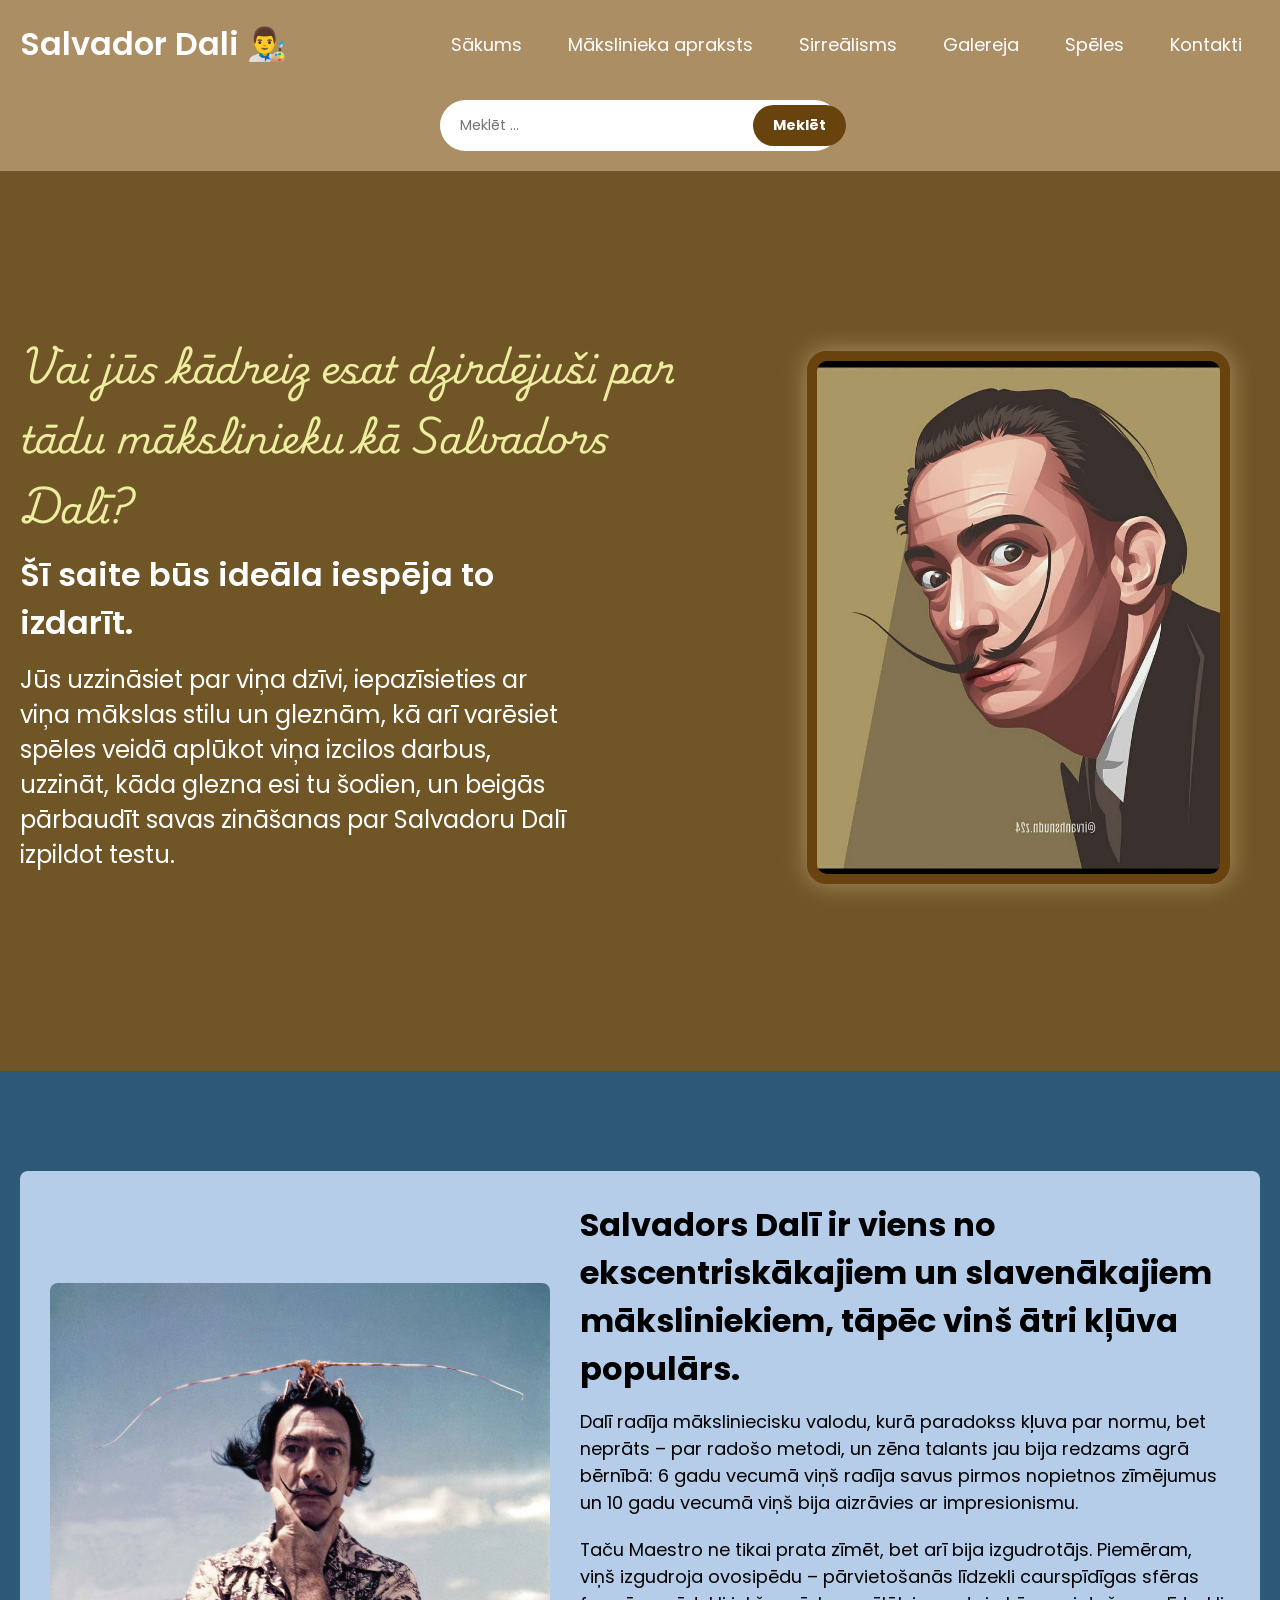
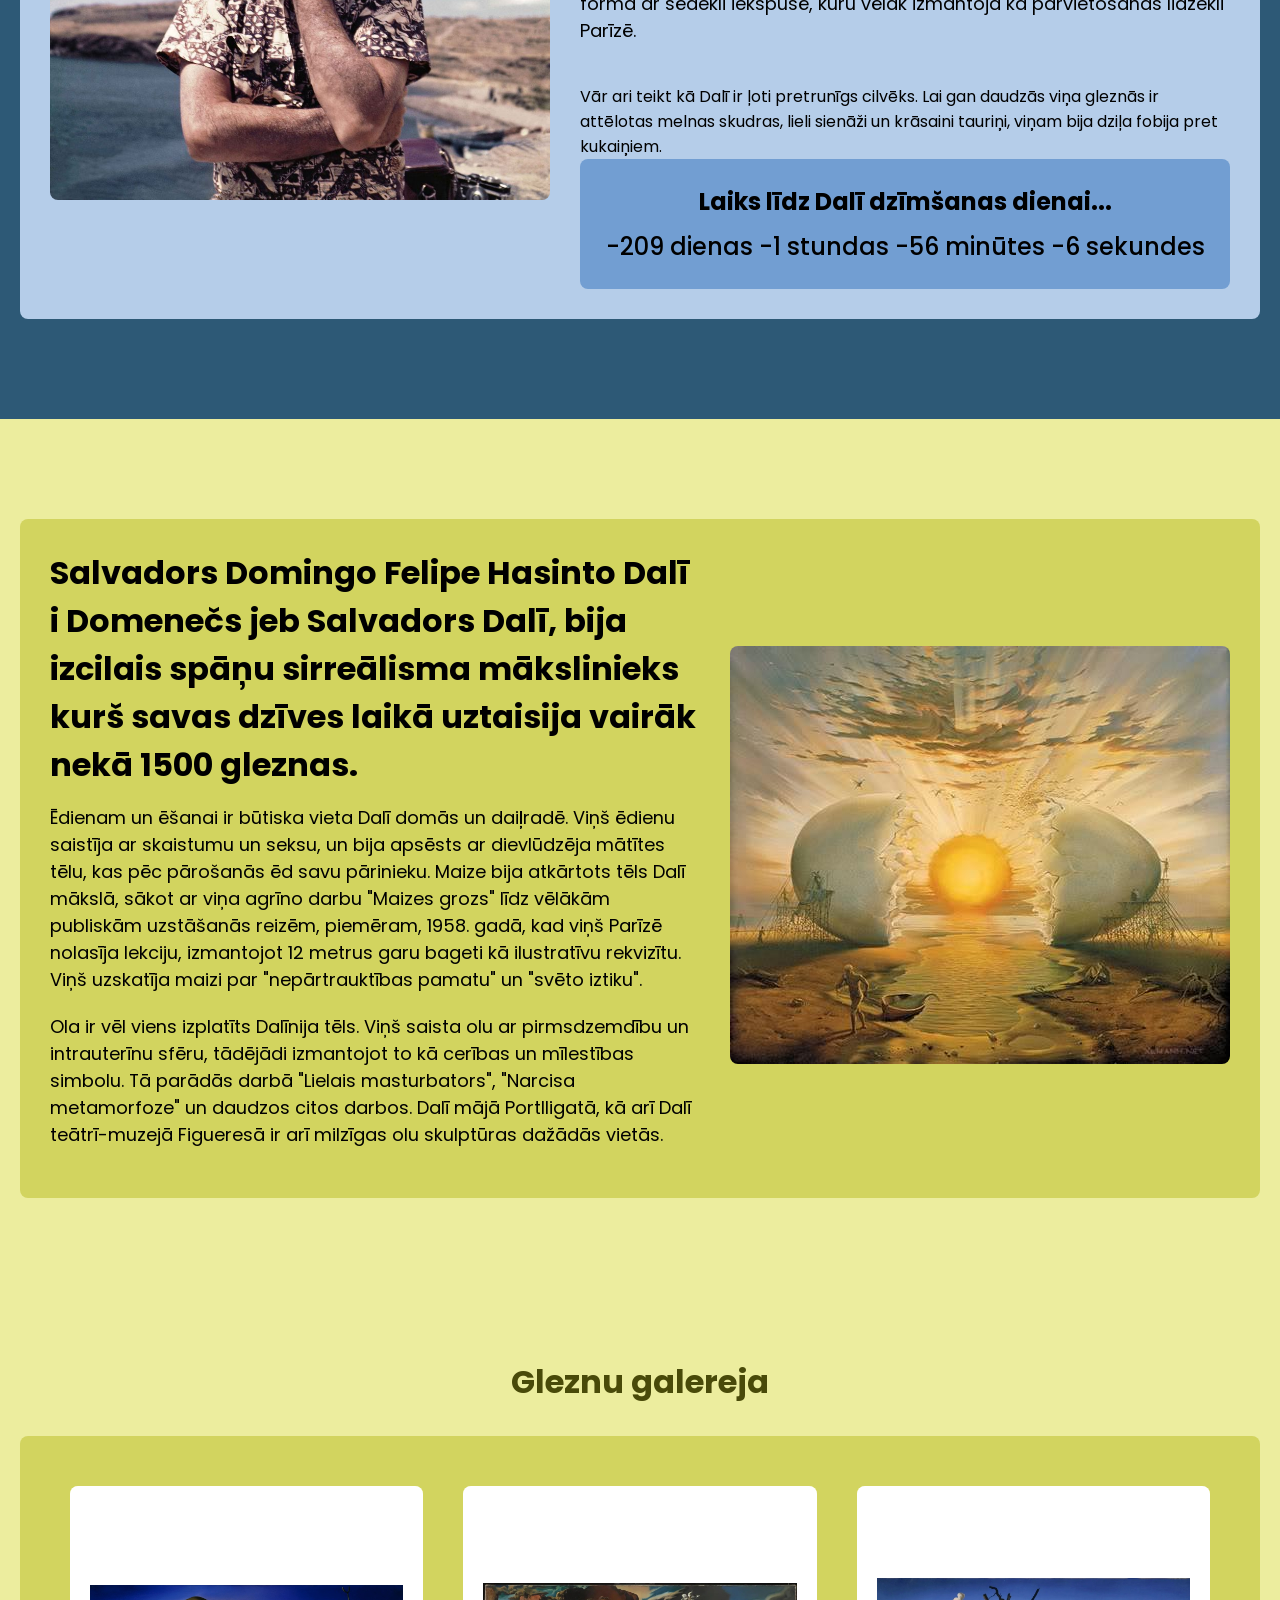
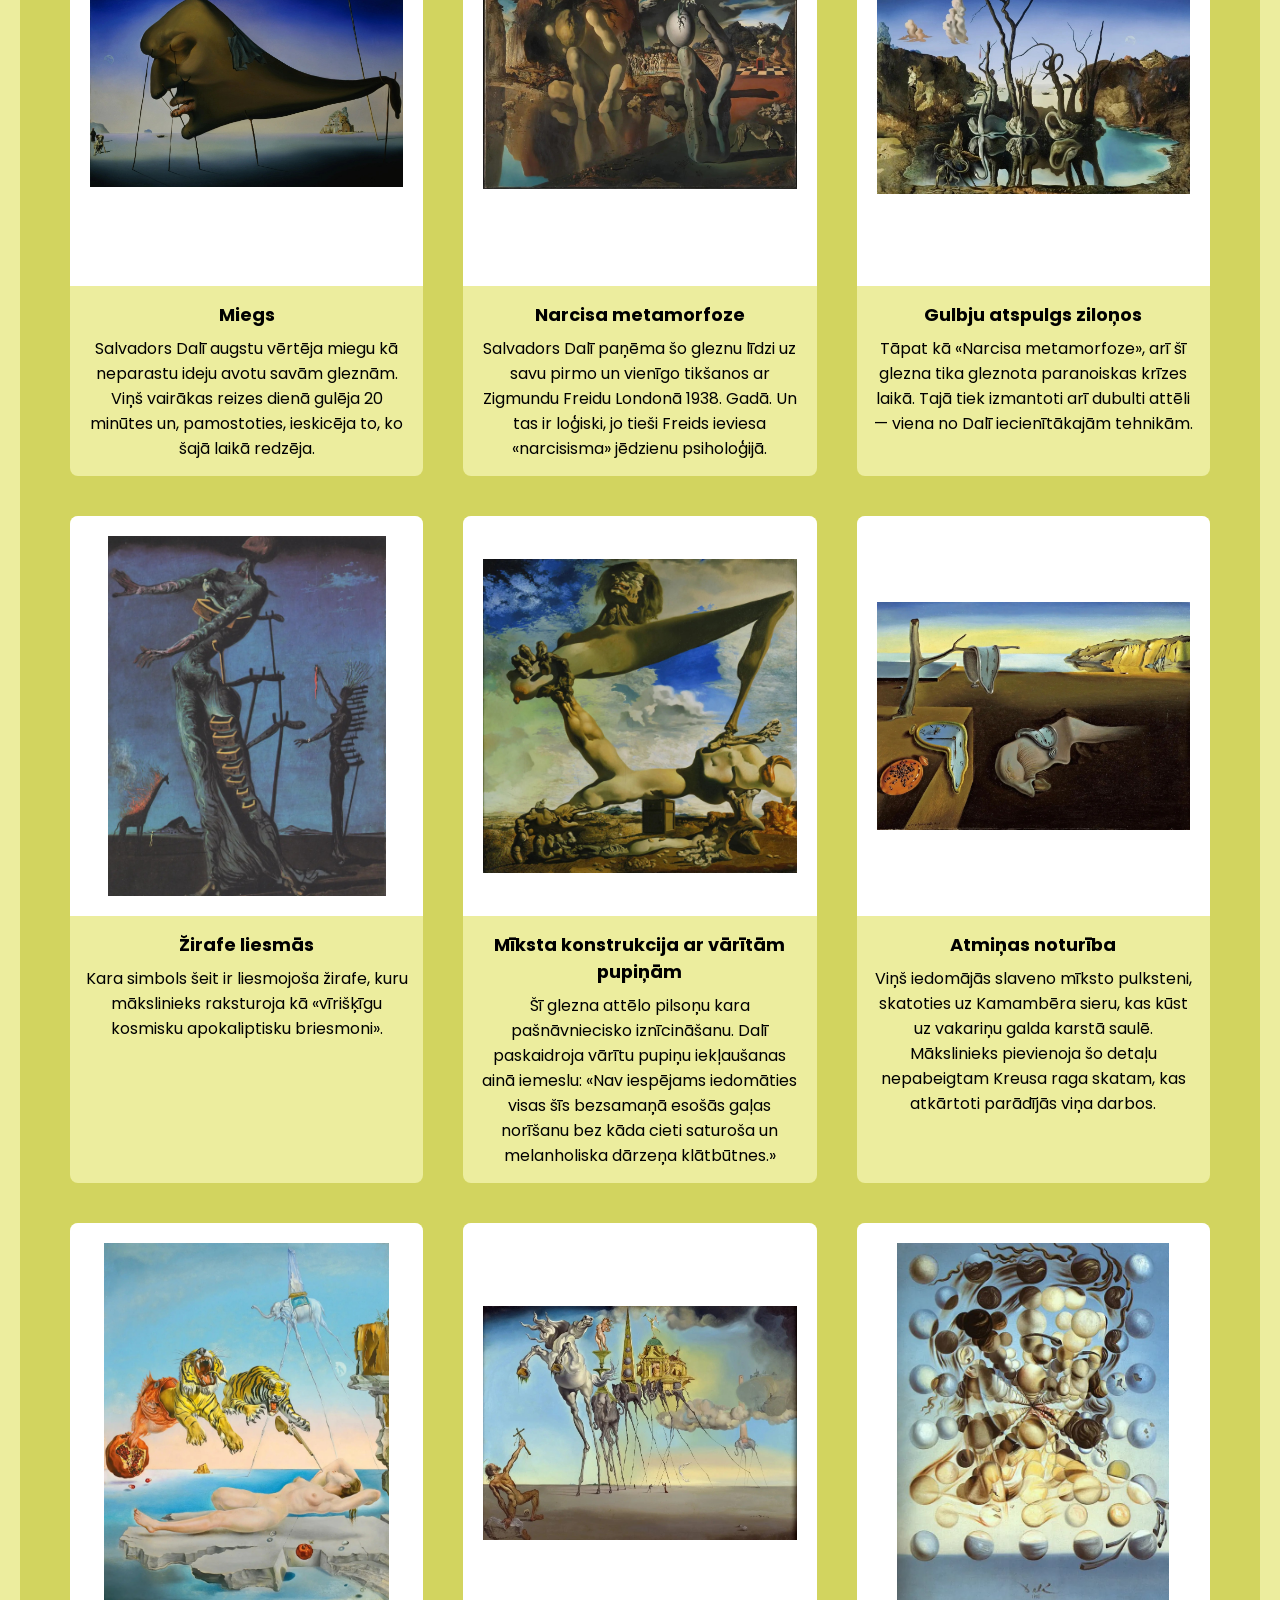
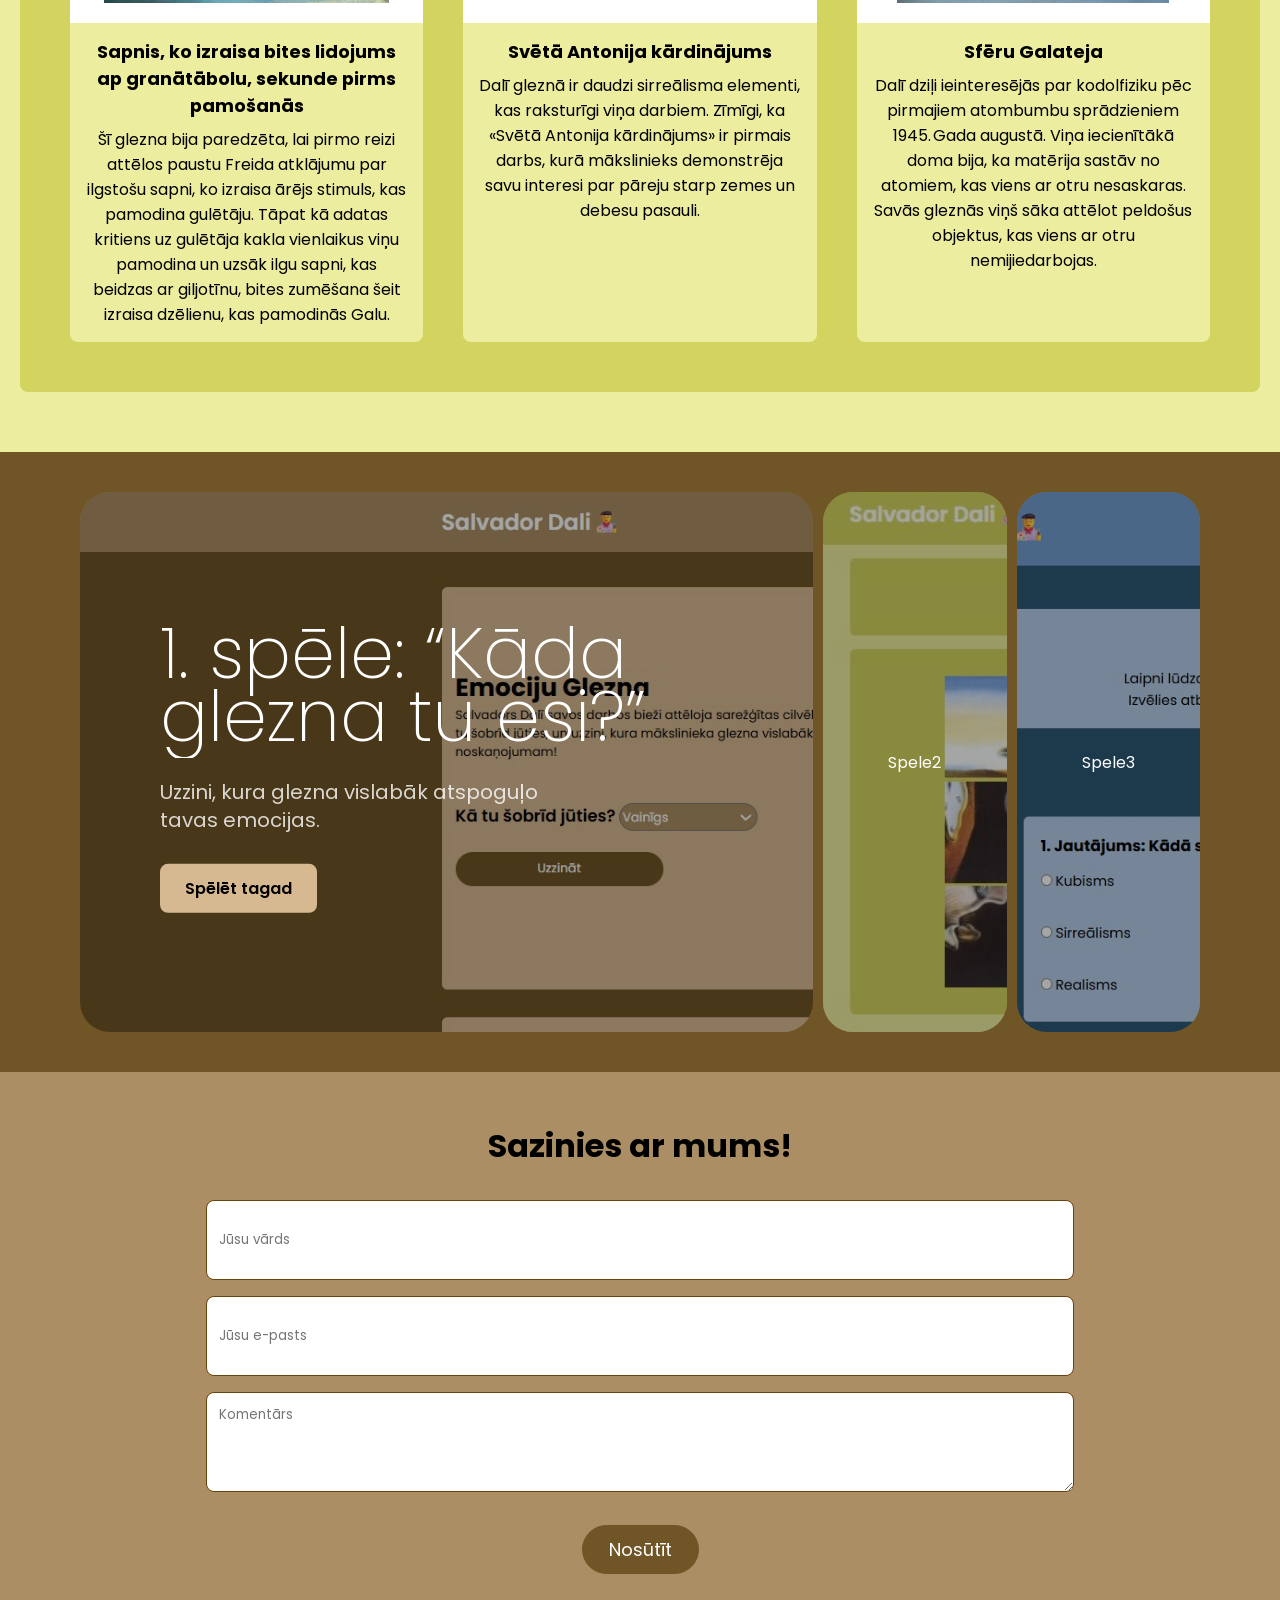
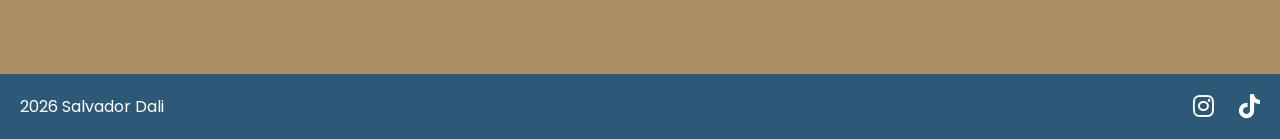
<file: index.html>
<!DOCTYPE html>
<html lang="en">
<head>
    <meta charset="UTF-8">
    <meta name="viewport" content="width=device-width, initial-scale=1.0">
    <link rel="stylesheet" href="style.css">
    <title>Salvador Dali</title>
    <link rel="stylesheet" href="https://cdnjs.cloudflare.com/ajax/libs/font-awesome/6.5.1/css/all.min.css">
</head>
<body>
    <!-- Header/ Navbar -->
    <header>
        <nav class="navbar section-content">
            <a href="#" class="nav-logo">
                <h2 class="logo-text">Salvador Dali 👨‍🎨</h2>
            </a>
            <ul class="nav-menu">
                <button id="menu-close-button" class="fas fa-times"></button>

                <li class="nav-item">
                    <a href="#Sākums" class="nav-link">Sākums</a>
                </li>
                <li class="nav-item">
                    <a href="#Mākslinieka apraksts" class="nav-link">Mākslinieka apraksts</a>
                </li>
                <li class="nav-item">
                    <a href="#Sirreālisms" class="nav-link">Sirreālisms</a>
                </li>
                <li class="nav-item">
                    <a href="#Galereja" class="nav-link">Galereja</a>
                </li>
                <li class="nav-item">
                    <a href="#Spēles" class="nav-link">Spēles</a>
                </li>
                <li class="nav-item">
                    <a href="#Kontakti" class="nav-link">Kontakti</a>
                </li>
            </ul>
                <button id="menu-open-button" class="fas fa-bars"></button>
                

        </nav>
    </header>

        <section class="search-area">
            <div class="section-content">
                <div class="search-box">
                    <input type="text" id="search-input" placeholder="Meklēt ...">
                    <button onclick="search()" id="search-button">Meklēt</button>
                </div>
            </div>
        </section>
        
    <main>

        <!-- Hero section -->
        <section class="hero-section" id="Sākums">
            <div class="section-content">
                <div class="hero-details">
                    <h2 class="title">Vai jūs kādreiz esat dzirdējuši par tādu mākslinieku kā Salvadors Dalī?</h2>
                    <h3 class="subtitle">Šī saite būs ideāla iespēja to izdarīt.</h3>
                    <p class="description">Jūs uzzināsiet par viņa dzīvi, iepazīsieties ar viņa mākslas stilu un gleznām, kā arī varēsiet spēles veidā aplūkot viņa izcilos darbus, uzzināt, kāda glezna esi tu šodien, un beigās pārbaudīt savas zināšanas par Salvadoru Dalī izpildot testu.</p>
                </div>

                <div class="hero-image-wrapper">
                    <img id="dali-img" src="galvena1.jpg" alt="Hero" class="hero_image">
                </div>
            </div>
        </section>

        <!-- about section -->

         <section class="about-section" id="Mākslinieka apraksts">
            <div class="about-box">

                <div class="about-image">
                    <img src="image.png" alt="image">
                </div>

                    <div class="about-content">
                        <h2 class="about-title">Salvadors Dalī ir viens no ekscentriskākajiem un slavenākajiem māksliniekiem, tāpēc vinš ātri kļūva populārs. </h2>

                        <p class="about-text">Dalī radīja māksliniecisku valodu, kurā paradokss kļuva par normu, bet neprāts – par radošo metodi, un zēna talants jau bija redzams agrā bērnībā: 6 gadu vecumā viņš radīja savus pirmos nopietnos zīmējumus un 10 gadu vecumā viņš bija aizrāvies ar impresionismu. </p>
                        <p class="about-text">Taču Maestro ne tikai prata zīmēt, bet arī bija izgudrotājs. Piemēram, viņš izgudroja ovosipēdu – pārvietošanās līdzekli caurspīdīgas sfēras formā ar sēdekli iekšpusē, kuru vēlāk izmantoja kā parvietošanas līdzekli Parīzē.</p>
                        <p class="about-text"></p>Vār ari teikt kā Dalī ir ļoti pretrunīgs cilvēks. Lai gan daudzās viņa gleznās ir attēlotas melnas skudras, lieli sienāži un krāsaini tauriņi, viņam bija dziļa fobija pret kukaiņiem.</p>
                            <div class="time-container">
                                <h2 class="time-title">Laiks līdz Dalī dzīmšanas dienai...</h2>
                                <div id="timer" class="timer-display"></div>
                            </div>
                    </div>

            </div>
        </section>

        <!-- sirealism -->
        <section class="sirealism" id="Sirreālisms">
            <div class="sirealism-box">

                <div class="sirealism-content">
                    <h2 class="sirealism-title">Salvadors Domingo Felipe Hasinto Dalī i Domenečs jeb Salvadors Dalī, bija izcilais spāņu sirreālisma mākslinieks kurš savas dzīves laikā uztaisija vairāk nekā 1500 gleznas.</h2>
                    <p class="sirealism-text">Ēdienam un ēšanai ir būtiska vieta Dalī domās un daiļradē. Viņš ēdienu saistīja ar skaistumu un seksu, un bija apsēsts ar dievlūdzēja mātītes tēlu, kas pēc pārošanās ēd savu pārinieku. Maize bija atkārtots tēls Dalī mākslā, sākot ar viņa agrīno darbu "Maizes grozs" līdz vēlākām publiskām uzstāšanās reizēm, piemēram, 1958. gadā, kad viņš Parīzē nolasīja lekciju, izmantojot 12 metrus garu bageti kā ilustratīvu rekvizītu. Viņš uzskatīja maizi par "nepārtrauktības pamatu" un "svēto iztiku". </p>
                    <p class="sirealism-text">Ola ir vēl viens izplatīts Dalīnija tēls. Viņš saista olu ar pirmsdzemdību un intrauterīnu sfēru, tādējādi izmantojot to kā cerības un mīlestības simbolu. Tā parādās darbā "Lielais masturbators", "Narcisa metamorfoze" un daudzos citos darbos. Dalī mājā Portlligatā, kā arī Dalī teātrī-muzejā Figueresā ir arī milzīgas olu skulptūras dažādās vietās.</p>
                </div>

                <div class="sirealism-image">
                    <img src="Sirrealisms.jpg" alt="Sirealism">
                </div>

            </div>
        </section>

        <!-- galery -->

        <section class="gallery-section" id="Galereja">
            <div class="section-content">
                <h2 class="gallery-main-title">Gleznu galereja</h2>
                <div class="gallery-box">
                    <div id="painting-container" class="painting-grid"></div>

                <template id="painting-template">
                    <div class="painting-card">
                        <div class="painting-image-box">
                            <img src="" alt="" class="p-img">
                        </div>
                        <div class="painting-info">
                            <h4 class="p-title"></h4>
                            <p class="p-desc"></p>
                        </div>
                    </div>
                </template>

                </div>
            </div>
        </section>

        <!-- game section + accordion -->

        <section class="games-section" id="Spēles">
            <div class="section-content">
                <div class="accordion">
                    <div class="accordion-col active">
                        <div class="accordion-bg">
                            <img src="game1pic.jpg" alt="game1">
                        </div>
                        <div class="accordion-start">Spele1</div>
                        <div class="accordion-content">
                            <div class="accordion-header">
                                <h2>1. spēle: “Kāda glezna tu esi?”</h2>
                            </div>
                            <div class="accordion-description">Uzzini, kura glezna vislabāk atspoguļo tavas emocijas.</div>
                            <a href="game3.html" class="accordion-btn">Spēlēt tagad</a>
                        </div>
                    </div>

                    <div class="accordion-col">
                        <div class="accordion-bg">
                            <img src="game2pic.jpg" alt="game2">
                        </div>
                        <div class="accordion-start">Spele2</div>
                        <div class="accordion-content">
                            <div class="accordion-header"><h2>2. spēle: “Dalī puzles”</h2></div>
                            <div class="accordion-description">Saliec puzles ar Salvadora Dalī gleznām un iepazīsti viņa mākslu.</div>
                            <a href="game1.html" class="accordion-btn">Spēlēt tagad</a>
                        </div>
                    </div>

                    <div class="accordion-col">
                        <div class="accordion-bg">
                            <img src="game3pic.jpg" alt="game3">
                        </div>
                        <div class="accordion-start">Spele3</div>
                        <div class="accordion-content">
                            <div class="accordion-header"><h2>3. spēle: “Dalī tests”</h2></div>
                            <div class="accordion-description">Pārbaudi savas zināšanas par Salvadoru Dalī, atbildot uz jautājumiem.</div>
                            <a href="game2.html" class="accordion-btn">Spēlēt tagad</a>
                        </div>
                    </div>

                </div>

            </div>
        </section>

        <!-- contact -->
        <section class="contact-section" id="Kontakti">
            <h2 class="section-title">Sazinies ar mums!</h2>
            <div class="section-content">
                
                <form action="https://formspree.io/f/mdapqbpj" method="POST" id="my-form" class="contact-form">
                    <input type="text" name="name" placeholder="Jūsu vārds" class="form-input" required>
                    <input type="email" name="email" placeholder="Jūsu e-pasts" class="form-input" required>
                    <textarea name="message" placeholder="Komentārs" class="form-input" required></textarea>
                    <button class="submit-button">Nosūtīt</button>
                    <p id="form-status"></p> </form>
                </form>
            </div>
        </section>

        <!-- footer -->
        <footer class="footer-section">
            <div class="section-content">
                <p class="copyright-text">2026 Salvador Dali</p>


                <div class="social-link-list">
                    <a href="https://www.instagram.com/ksesha.al?igsh=MTl4a2JseWo0cnM4bg%3D%3D&utm_source=qr" class="social-link"><i class="fa-brands fa-instagram"></i></a>
                    <a href="https://www.tiktok.com/@ksesha_diary?_r=1&_t=ZN-95dwJBlw3ZG" class="social-link"><i class="fa-brands fa-tiktok"></i></a>
                </div>
            </div>
        </footer>


    <script src="script.js"></script>
</body>
</html>
</file>
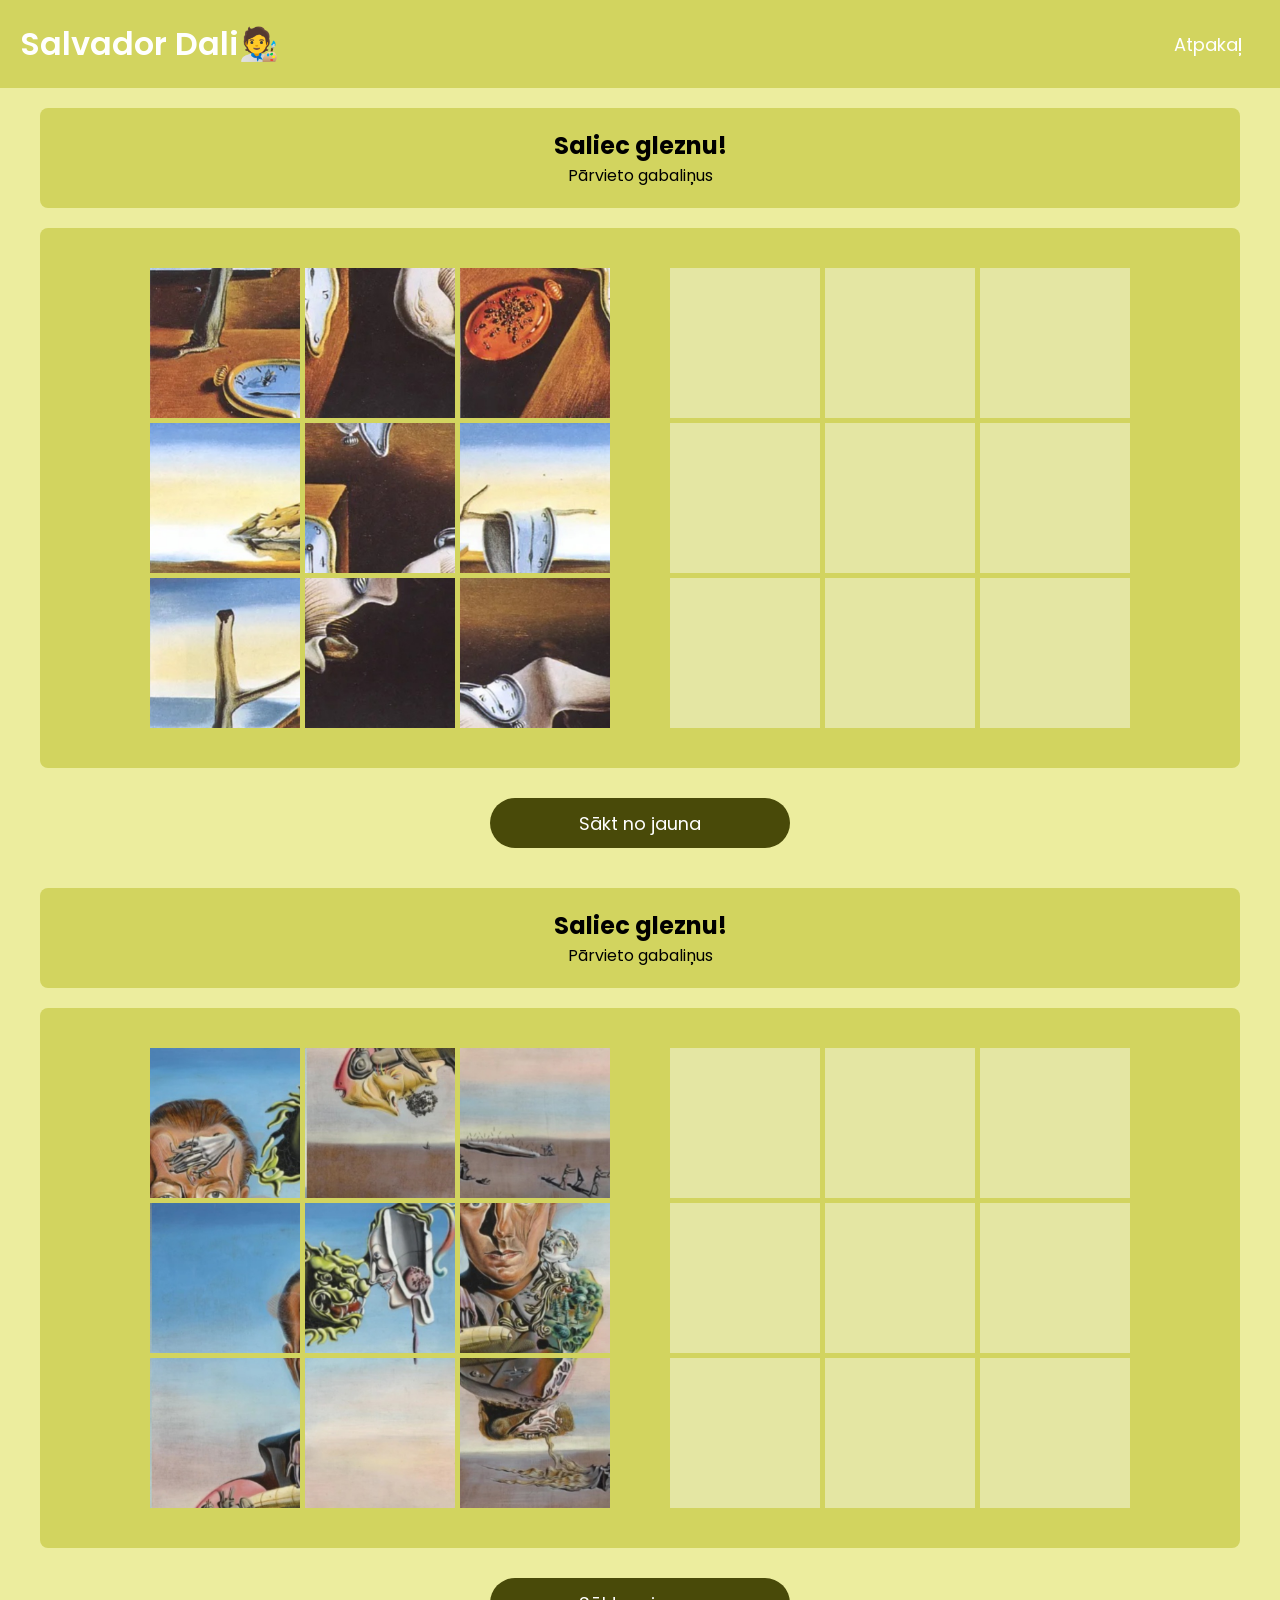
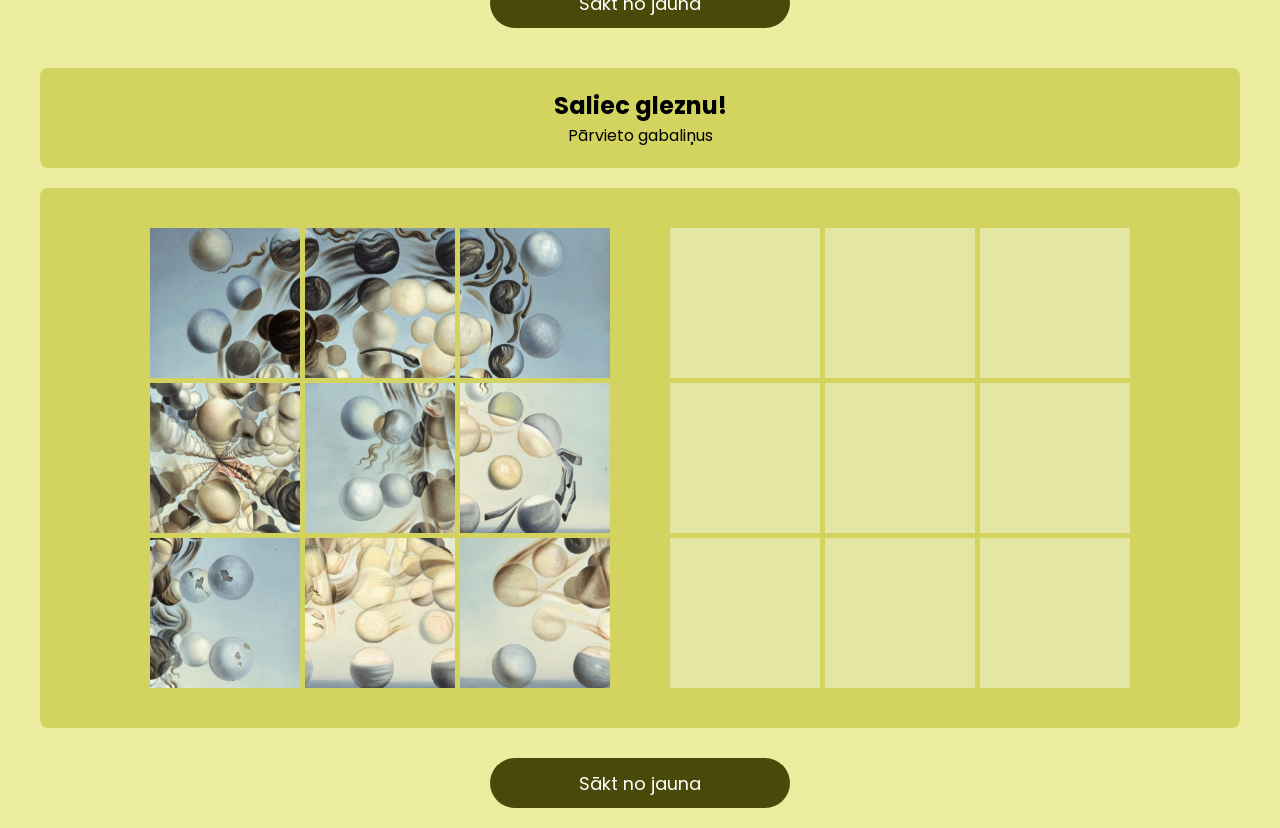
<file: game1.html>
<!DOCTYPE html>
<html lang="en">
<head>
    <meta charset="UTF-8">
    <meta name="viewport" content="width=device-width, initial-scale=1.0">
    <title>Salvadors Dali - Puzzle</title>
    <link rel="stylesheet" href="game1.css">
</head>
<body>
    <header>
        <nav class="navbar section-content">
            <a href="#" class="nav-logo">
                <h2 class="logo-text">Salvador Dali🧑‍🎨</h2>
            </a>
            <ul class="nav-menu">
                <li class="nav-item">
                    <a href="index.html" class="nav-link">Atpakaļ</a>
                </li>
            </ul>
        </nav>
    </header>

    <section class="game-container">
        <div class="section-content">
            <div class="game-box">
                <div class="game-text">
                    <h1 class="game-title">Saliec gleznu!</h1>
                    <p class="game-description">Pārvieto gabaliņus</p>
                </div>
            </div>

            <div class="drag-drop-place">
                <div class="drag" id="drag">
                    <div class="dragbox">
                        <div class="images" id="block1" draggable="true" ondragstart="drag(event)" style="--img:url(puz1\(1\).jpg);"></div>
                    </div>
                    <div class="dragbox">
                        <div class="images" id="block2" draggable="true" ondragstart="drag(event)" style="--img:url(puz1\(2\).jpg);"></div>
                    </div>
                    <div class="dragbox">
                        <div class="images" id="block3" draggable="true" ondragstart="drag(event)" style="--img:url(puz1\(3\).jpg);"></div>
                    </div>
                    <div class="dragbox">
                        <div class="images" id="block4" draggable="true" ondragstart="drag(event)" style="--img:url(puz1\(4\).jpg);"></div>
                    </div>
                    <div class="dragbox">
                        <div class="images" id="block5" draggable="true" ondragstart="drag(event)" style="--img:url(puz1\(5\).jpg);"></div>
                    </div>
                    <div class="dragbox">
                        <div class="images" id="block6" draggable="true" ondragstart="drag(event)" style="--img:url(puz1\(6\).jpg);"></div>
                    </div>
                    <div class="dragbox">
                        <div class="images" id="block7" draggable="true" ondragstart="drag(event)" style="--img:url(puz1\(7\).jpg);"></div>
                    </div>
                    <div class="dragbox">
                        <div class="images" id="block8" draggable="true" ondragstart="drag(event)" style="--img:url(puz1\(8\).jpg);"></div>
                    </div>
                    <div class="dragbox">
                        <div class="images" id="block9" draggable="true" ondragstart="drag(event)" style="--img:url(puz1\(9\).jpg);"></div>
                    </div>
                </div>

                <div class="drop">
                    <div class="dropbox" ondrop="drop(event)" ondragover="dropOver(event)"></div>
                    <div class="dropbox" ondrop="drop(event)" ondragover="dropOver(event)"></div>
                    <div class="dropbox" ondrop="drop(event)" ondragover="dropOver(event)"></div>
                    <div class="dropbox" ondrop="drop(event)" ondragover="dropOver(event)"></div>
                    <div class="dropbox" ondrop="drop(event)" ondragover="dropOver(event)"></div>
                    <div class="dropbox" ondrop="drop(event)" ondragover="dropOver(event)"></div>
                    <div class="dropbox" ondrop="drop(event)" ondragover="dropOver(event)"></div>
                    <div class="dropbox" ondrop="drop(event)" ondragover="dropOver(event)"></div>
                    <div class="dropbox" ondrop="drop(event)" ondragover="dropOver(event)"></div>
                </div>
            </div>

            <button id="reset" onclick="window.location.reload()">Sākt no jauna</button>
        </div>
    </section>

    <section class="game-container">
        <div class="section-content">
            <div class="game-box">
                <div class="game-text">
                    <h1 class="game-title">Saliec gleznu!</h1>
                    <p class="game-description">Pārvieto gabaliņus</p>
                </div>
            </div>

            <div class="drag-drop-place">
                <div class="drag" id="drag2">
                    <div class="dragbox">
                        <div class="images" id="block11" draggable="true" ondragstart="drag(event)" style="--img:url(puz2\(1\).jpg);"></div>
                    </div>
                    <div class="dragbox">
                        <div class="images" id="block22" draggable="true" ondragstart="drag(event)" style="--img:url(puz2\(2\).jpg);"></div>
                    </div>
                    <div class="dragbox">
                        <div class="images" id="block33" draggable="true" ondragstart="drag(event)" style="--img:url(puz2\(3\).jpg);"></div>
                    </div>
                    <div class="dragbox">
                        <div class="images" id="block44" draggable="true" ondragstart="drag(event)" style="--img:url(puz2\(4\).jpg);"></div>
                    </div>
                    <div class="dragbox">
                        <div class="images" id="block55" draggable="true" ondragstart="drag(event)" style="--img:url(puz2\(5\).jpg);"></div>
                    </div>
                    <div class="dragbox">
                        <div class="images" id="block66" draggable="true" ondragstart="drag(event)" style="--img:url(puz2\(6\).jpg);"></div>
                    </div>
                    <div class="dragbox">
                        <div class="images" id="block77" draggable="true" ondragstart="drag(event)" style="--img:url(puz2\(7\).jpg);"></div>
                    </div>
                    <div class="dragbox">
                        <div class="images" id="block88" draggable="true" ondragstart="drag(event)" style="--img:url(puz2\(8\).jpg);"></div>
                    </div>
                    <div class="dragbox">
                        <div class="images" id="block99" draggable="true" ondragstart="drag(event)" style="--img:url(puz2\(9\).jpg);"></div>
                    </div>
                </div>

                <div class="drop">
                    <div class="dropbox" ondrop="drop(event)" ondragover="dropOver(event)"></div>
                    <div class="dropbox" ondrop="drop(event)" ondragover="dropOver(event)"></div>
                    <div class="dropbox" ondrop="drop(event)" ondragover="dropOver(event)"></div>
                    <div class="dropbox" ondrop="drop(event)" ondragover="dropOver(event)"></div>
                    <div class="dropbox" ondrop="drop(event)" ondragover="dropOver(event)"></div>
                    <div class="dropbox" ondrop="drop(event)" ondragover="dropOver(event)"></div>
                    <div class="dropbox" ondrop="drop(event)" ondragover="dropOver(event)"></div>
                    <div class="dropbox" ondrop="drop(event)" ondragover="dropOver(event)"></div>
                    <div class="dropbox" ondrop="drop(event)" ondragover="dropOver(event)"></div>
                </div>
            </div>

            <button id="reset2" onclick="window.location.reload()">Sākt no jauna</button>
        </div>
    </section>

    <section class="game-container">
        <div class="section-content">
            <div class="game-box">
                <div class="game-text">
                    <h1 class="game-title">Saliec gleznu!</h1>
                    <p class="game-description">Pārvieto gabaliņus</p>
                </div>
            </div>

            <div class="drag-drop-place">
                <div class="drag" id="drag3">
                    <div class="dragbox">
                        <div class="images" id="block111" draggable="true" ondragstart="drag(event)" style="--img:url(puz3\(1\).jpg);"></div>
                    </div>
                    <div class="dragbox">
                        <div class="images" id="block222" draggable="true" ondragstart="drag(event)" style="--img:url(puz3\(2\).jpg);"></div>
                    </div>
                    <div class="dragbox">
                        <div class="images" id="block333" draggable="true" ondragstart="drag(event)" style="--img:url(puz3\(3\).jpg);"></div>
                    </div>
                    <div class="dragbox">
                        <div class="images" id="block444" draggable="true" ondragstart="drag(event)" style="--img:url(puz3\(4\).jpg);"></div>
                    </div>
                    <div class="dragbox">
                        <div class="images" id="block555" draggable="true" ondragstart="drag(event)" style="--img:url(puz3\(5\).jpg);"></div>
                    </div>
                    <div class="dragbox">
                        <div class="images" id="block666" draggable="true" ondragstart="drag(event)" style="--img:url(puz3\(6\).jpg);"></div>
                    </div>
                    <div class="dragbox">
                        <div class="images" id="block777" draggable="true" ondragstart="drag(event)" style="--img:url(puz3\(7\).jpg);"></div>
                    </div>
                    <div class="dragbox">
                        <div class="images" id="block888" draggable="true" ondragstart="drag(event)" style="--img:url(puz3\(8\).jpg);"></div>
                    </div>
                    <div class="dragbox">
                        <div class="images" id="block999" draggable="true" ondragstart="drag(event)" style="--img:url(puz3\(9\).jpg);"></div>
                    </div>
                </div>

                <div class="drop">
                    <div class="dropbox" ondrop="drop(event)" ondragover="dropOver(event)"></div>
                    <div class="dropbox" ondrop="drop(event)" ondragover="dropOver(event)"></div>
                    <div class="dropbox" ondrop="drop(event)" ondragover="dropOver(event)"></div>
                    <div class="dropbox" ondrop="drop(event)" ondragover="dropOver(event)"></div>
                    <div class="dropbox" ondrop="drop(event)" ondragover="dropOver(event)"></div>
                    <div class="dropbox" ondrop="drop(event)" ondragover="dropOver(event)"></div>
                    <div class="dropbox" ondrop="drop(event)" ondragover="dropOver(event)"></div>
                    <div class="dropbox" ondrop="drop(event)" ondragover="dropOver(event)"></div>
                    <div class="dropbox" ondrop="drop(event)" ondragover="dropOver(event)"></div>
                </div>
            </div>

            <button id="reset3" onclick="window.location.reload()">Sākt no jauna</button>
        </div>
    </section>

    <script src="game1.js"></script>
</body>
</html>
</file>
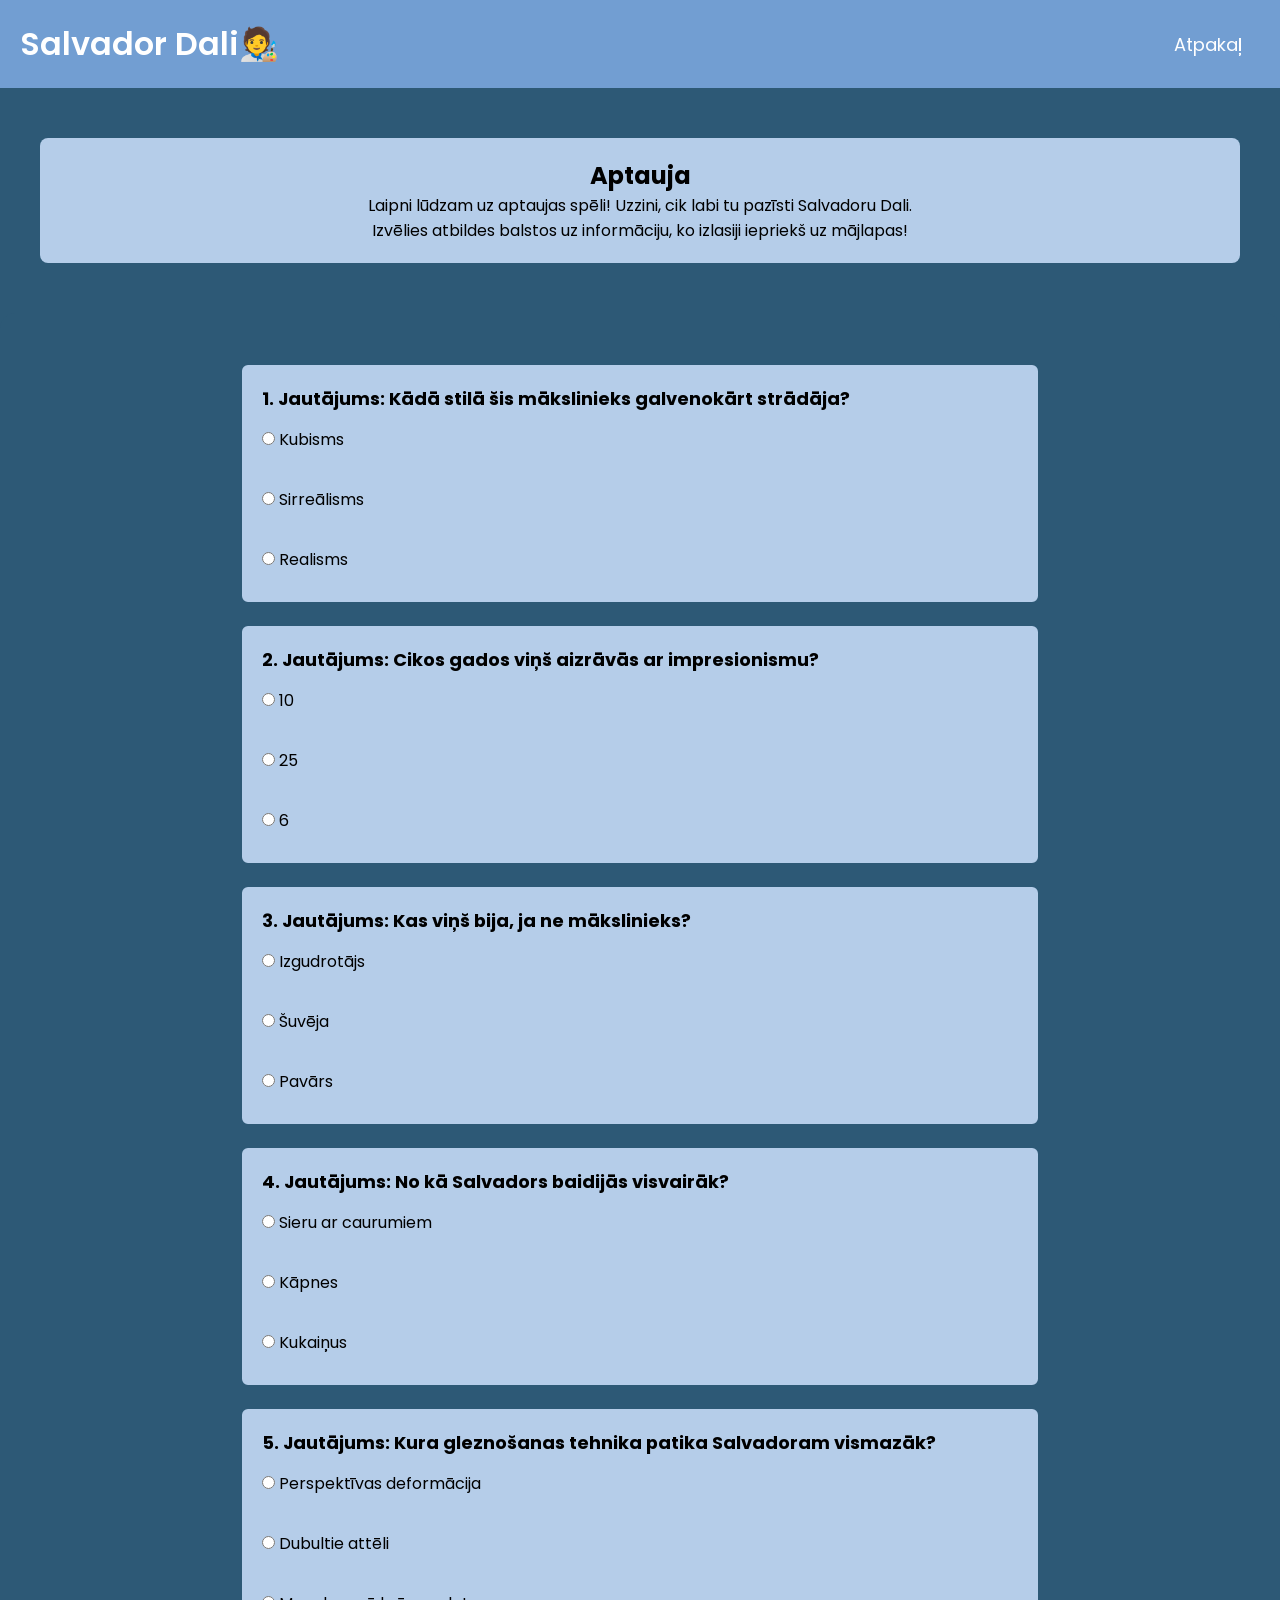
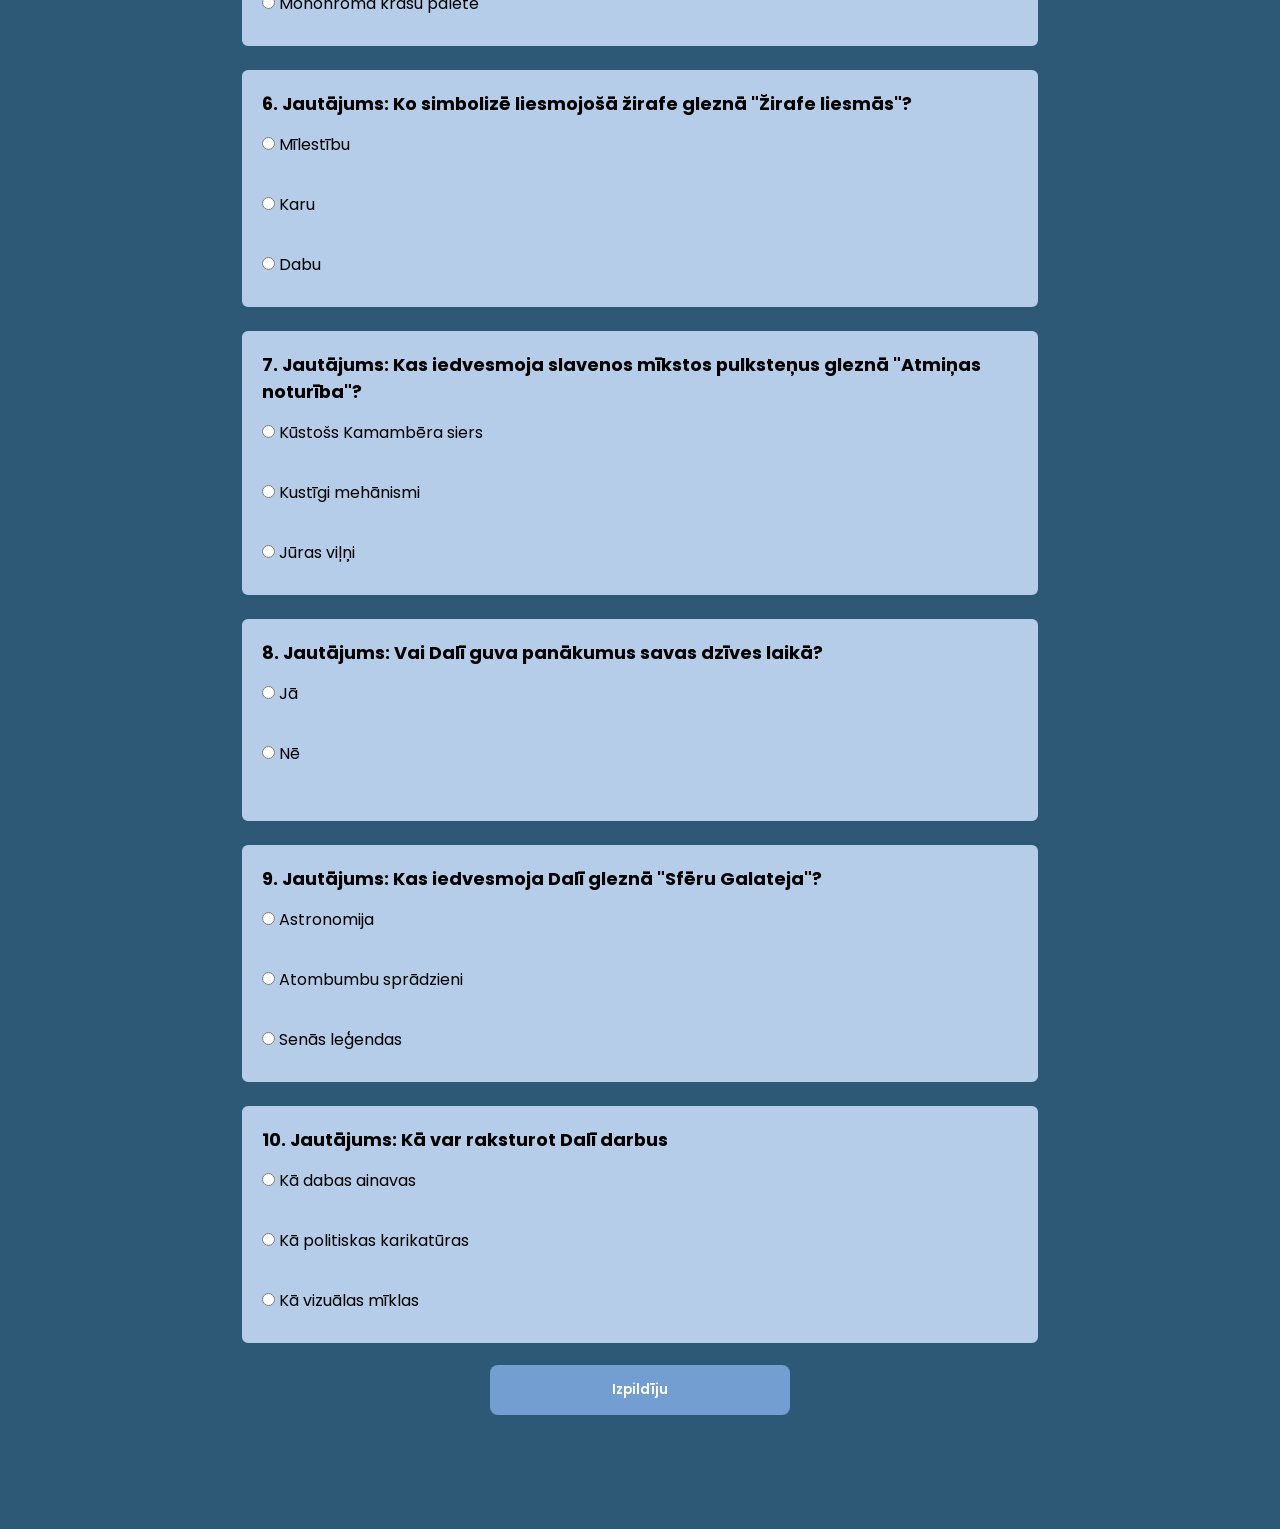
<file: game2.html>
<!DOCTYPE html>
<html lang="en">
<head>
    <meta charset="UTF-8">
    <meta name="viewport" content="width=device-width, initial-scale=1.0">
    <title>Salvadors Dali</title>
    <link rel="stylesheet" href="game2.css">
</head>
<body>
    <!--Header / Navbar-->
    <header>
        <nav class="navbar section-content">
            <a href="#" class="nav-logo">
                <h2 class="logo-text">Salvador Dali🧑‍🎨</h2>
            </a>
            <ul class="nav-menu">
                <li class="nav-item">
                    <a href="index.html" class="nav-link">Atpakaļ</a>
                </li>
            </ul>
        </nav>
    </header>

    <section class="game-container">
        <div class="section-content">
            <div class="game-box">
                <div class="game-text">
            <h1 class="game-title">Aptauja</h1>
            <p class="game-description">
                Laipni lūdzam uz aptaujas spēli! Uzzini, cik labi tu pazīsti Salvadoru Dali. <br>
                Izvēlies atbildes balstos uz informāciju, ko izlasiji iepriekš uz mājlapas!
            </p>

        </div>
    </section>

    <section class="jautajumi">
        <form id="quiz" name="quiz">
            
            <div class="jaut-container">
                <h3 class="jaut-title">1. Jautājums: Kādā stilā šis mākslinieks galvenokārt strādāja?</h3>
                <div class="options-list">
                    <label><input type="radio" name="atb1" value="Uncorect"> Kubisms</label><br>
                    <label><input type="radio" name="atb1" value="Corect"> Sirreālisms</label><br>
                    <label><input type="radio" name="atb1" value="Uncorect"> Realisms</label>
                </div>
            </div>

            <div class="jaut-container">
                <h3 class="jaut-title">2. Jautājums: Cikos gados viņš aizrāvās ar impresionismu? </h3>
                <div class="options-list">
                    <label><input type="radio" name="atb2" value="Corect"> 10</label><br>
                    <label><input type="radio" name="atb2" value="Uncorect"> 25</label><br>
                    <label><input type="radio" name="atb2" value="Uncorect"> 6</label>
                </div>
            </div>

            <div class="jaut-container">
                <h3 class="jaut-title">3. Jautājums:  Kas viņš bija, ja ne mākslinieks? </h3>
                <div class="options-list">
                    <label><input type="radio" name="atb3" value="Corect"> Izgudrotājs</label><br>
                    <label><input type="radio" name="atb3" value="Uncorect"> Šuvēja</label><br>
                    <label><input type="radio" name="atb3" value="Uncorect"> Pavārs </label>
                </div>
            </div>

            <div class="jaut-container">
                <h3 class="jaut-title">4. Jautājums:  No kā Salvadors baidijās visvairāk? </h3>
                <div class="options-list">
                    <label><input type="radio" name="atb4" value="Uncorect"> Sieru ar caurumiem </label><br>
                    <label><input type="radio" name="atb4" value="Uncorect"> Kāpnes</label><br>
                    <label><input type="radio" name="atb4" value="Corect"> Kukaiņus </label>
                </div>
            </div>

            <div class="jaut-container">
                <h3 class="jaut-title">5. Jautājums: Kura gleznošanas tehnika patika Salvadoram vismazāk? </h3>
                <div class="options-list">
                    <label><input type="radio" name="atb5" value="Uncorect"> Perspektīvas deformācija</label><br>
                    <label><input type="radio" name="atb5" value="Corect"> Dubultie attēli</label><br>
                    <label><input type="radio" name="atb5" value="Uncorect"> Monohromā krāsu palete </label>
                </div>
            </div>

            <div class="jaut-container">
                <h3 class="jaut-title">6. Jautājums: Ko simbolizē liesmojošā žirafe gleznā "Žirafe liesmās"? </h3>
                <div class="options-list">
                    <label><input type="radio" name="atb6" value="Uncorect"> Mīlestību</label><br>
                    <label><input type="radio" name="atb6" value="Corect"> Karu</label><br>
                    <label><input type="radio" name="atb6" value="Uncorect"> Dabu </label>
                </div>
            </div>

            <div class="jaut-container">
                <h3 class="jaut-title">7. Jautājums: Kas iedvesmoja slavenos mīkstos pulksteņus gleznā "Atmiņas noturība"? </h3>
                <div class="options-list">
                    <label><input type="radio" name="atb7" value="Corect"> Kūstošs Kamambēra siers</label><br>
                    <label><input type="radio" name="atb7" value="Uncorect"> Kustīgi mehānismi</label><br>
                    <label><input type="radio" name="atb7" value="Uncorect"> Jūras viļņi</label>
                </div>
            </div>

            <div class="jaut-container">
                <h3 class="jaut-title">8. Jautājums: Vai Dalī guva panākumus savas dzīves laikā? </h3>
                <div class="options-list">
                    <label><input type="radio" name="atb8" value="Corect"> Jā</label><br>
                    <label><input type="radio" name="atb8" value="Uncorect"> Nē</label><br>
                </div>
            </div>

            <div class="jaut-container">
                <h3 class="jaut-title">9. Jautājums: Kas iedvesmoja Dalī gleznā "Sfēru Galateja"? </h3>
                <div class="options-list">
                    <label><input type="radio" name="atb9" value="Uncorect"> Astronomija</label><br>
                    <label><input type="radio" name="atb9" value="Corect"> Atombumbu sprādzieni</label><br>
                    <label><input type="radio" name="atb9" value="Uncorect"> Senās leģendas </label>
                </div>
            </div>

            <div class="jaut-container">
                <h3 class="jaut-title">10. Jautājums: Kā var raksturot Dalī darbus </h3>
                <div class="options-list">
                    <label><input type="radio" name="atb10" value="Uncorect"> Kā dabas ainavas</label><br>
                    <label><input type="radio" name="atb10" value="Uncorect"> Kā politiskas karikatūras</label><br>
                    <label><input type="radio" name="atb10" value="Corect"> Kā vizuālas mīklas</label>
                </div>
            </div>



            <button type="button" onclick="check()" id="submit-btn">Izpildīju</button>
        </form>

        <div id="after-sub" class="jaut-container result-box">
            <p id="message"></p>
            <p id="correct-count"></p>
        </div>
    </section>
<script src="game2.js"></script>
</main>
</body>
</html>
</file>
<file: style.css>
@import url('https://fonts.googleapis.com/css2?family=Playwrite+IE:wght@100..400&family=Poppins:wght@400;500;600;700&display=swap');

* {
    margin: 0;
    padding: 0;
    box-sizing: border-box;
    font-family: "Poppins", sans-serif;
}

:root {
    --white-color: rgb(255, 255, 255);
    --dark-color: rgb(0, 0, 0);
    --primary-color: #705627;
    --primary2-color: #ac8e65;
    --primary3-color: #d6b991;
    --primary4-color: #69430e;
    --secondary-color: #2d5976;
    --secondary2-color: #729ed2;
    --secondary3-color: #b5cde9;
    --trird-color: #eced9e;
    --trird2-color: #d2d45f;
    --trird3-color: #494a09;

    --font-size-s: 0.9rem;
    --font-size-n: 1rem;
    --font-size-m: 1.12rem;
    --font-size-l: 1.5rem;
    --font-size-xl: 2rem;
    --font-size-xxl: 2.3rem;

    --font-weight-normal: 400;
    --font-weight-medium: 500;
    --font-weight-semibold: 600;
    --font-weight-bold: 700;

    --border-radius-s: 8px;
    --border-radius-m: 30px;
    --border-radius-circle: 50%;

    --site-max-width: 1300px;
}

html {
    scroll-behavior: smooth;
}

ul {
    list-style: none;
}

a {
    text-decoration: none;
}

button {
    cursor: pointer;
    border: none;
    background: none;
}

img {
    width: 100%;
}

.section-content {
    margin: 0 auto;
    padding: 0 20px;
    max-width: var(--site-max-width);
}

/* Navbar styling */
header {
    position: fixed;
    width: 100%;
    z-index: 5;
    background: var(--primary2-color);
}

header .navbar {
    display: flex;
    padding: 20px;
    align-items: center;
    justify-content: space-between;
}

.navbar .nav-logo .logo-text {
    color: var(--white-color);
    font-size: var(--font-size-xl);
    font-weight: var(--font-weight-semibold);
}

.navbar .nav-menu {
    display: flex;
    gap: 10px;
}

.navbar .nav-menu .nav-link {
    padding: 10px 18px;
    color: var(--white-color);
    font-size: var(--font-size-m);
    border-radius: var(--border-radius-m);
    transition: 0.3s ease;
}

.navbar .nav-menu .nav-link:hover {
    color: var(--primary-color);
    background: var(--primary3-color);
}

#menu-open-button,
#menu-close-button {
    display: none;
}

/* Hero section styling */
.hero-section {
    min-height: 100vh;
    background: var(--primary-color);
}

.hero-section .section-content {
    display: flex;
    align-items: center;
    min-height: 100vh;
    color: var(--white-color);
    justify-content: space-between;
}

.hero-section .hero-details .title {
    max-width: 90%;
    font-size: var(--font-size-xxl);
    color: var(--trird-color);
    font-family: "Playwrite IE", cursive;
}

.hero-section .hero-details .subtitle {
    margin-top: 10px;
    max-width: 70%;
    font-size: var(--font-size-xl);
    font-weight: var(--font-weight-semibold);
}

.hero-section .hero-details .description {
    max-width: 70%;
    margin: 15px 0 40px;
    font-size: var(--font-size-l);
}

.hero-section .hero-image-wrapper {
    width: 120%;
    max-width: 1000px;
    margin-right: 30px;
}

#dali-img {
    transition: 0.3s ease;
    border-radius: 20px;
    border: 10px solid var(--primary4-color);
}

/* Media query for mobile devices */
@media screen and (max-width: 900px) {
    :root {
        --font-size-m: 1rem;
        --font-size-l: 1.3rem;
        --font-size-xl: 1.5rem;
        --font-size-xxl: 1.8rem;  
    }

    body.show-mobile-menu header::before {
        content: "";
        position: fixed;
        left: 0;
        top: 0;
        height: 100%;
        width: 100%;
        background: rgba(0,0,0,0.2);
        backdrop-filter: blur(5px);
    }

    
    #menu-open-button,
    #menu-close-button {
        display: block;
        font-size: var(--font-size-l);
    }

    #menu-close-button {
        position: absolute;
        top: 30px;
        right: 30px;
    }

    .navbar #menu-open-button {
        color: var(--white-color);
    }

    .navbar .nav-menu {
        display: block;
        position: fixed;
        left: -300px;
        top: 0;
        width: 300px;
        height: 100%;
        flex-direction: column;
        align-items: center;
        padding-top: 100px;
        background: var(--white-color);
        transition: left 0.2s ease;
    }

    body.show-mobile-menu .navbar .nav-menu {
        left: 0;
    }

    .navbar .nav-menu .nav-link {
        color: var(--dark-color);
        display: block;
        margin-top: 17px;
        font-size: var(--font-size-l);
    }

    .hero-section .section-content {
        gap: 50px;
        text-align: center;
        padding: 30px 20px 20px;
        flex-direction: column-reverse;
        justify-content: center;
    }

    .hero-section .hero-details :is(.subtitle, .description) {
        max-width: 100%;
    }

    .hero-section .hero-image-wrapper {
        max-width: 270px;
        margin-right: 0;
    }
} 

/* search */

.search-area {
    width: 100%;
    background-color: var(--primary2-color); 
    padding-top: 100px; 
    padding-bottom: 20px;
}

.search-area .section-content {
    display: flex;
    justify-content: center;
}

.search-box {
    display: flex;          
    align-items: center;   
    background: var(--white-color);      
    padding: 5px;           
    border-radius: var(--border-radius-m);  
    width: 100%;
    max-width: 400px;
    margin: 0 auto;       
}

.search-box input {
    flex: 1;               
    border: none;         
    outline: none;          
    padding: 10px 15px;
    background: transparent;
    font-size: var(--font-size-s);
}

.search-box button {
    background-color: var(--primary4-color); 
    color: var(--white-color);                           
    border: none;
    padding: 10px 20px;                     
    border-radius: var(--border-radius-m);   
    cursor: pointer;
    font-size: var(--font-size-s);
    font-weight: bold;
    transition: 0.3s;
}

#search-button:hover {
    opacity: 0.8; 
}

mark {
    background-color: rgb(238, 220, 129);
    color: var(--dark-color);
    padding: 0 2px;
    border-radius: 3px;
}

@media screen and (max-width: 900px) {
    .search-box {
        margin: 10px 0;
        width: 100%;
        justify-content: between;
    }
    .search-box input {
        width: 100%;
    }
}

/* Second page about Dali */

.about-section {
    display: flex;
    justify-content: center;
    padding: 100px 20px;
    background: var(--secondary-color); 
}

.about-box {
    background: var(--secondary3-color);
    border-radius: var(--border-radius-s);
    padding: 30px;
    display: flex;
    gap: 30px;
    max-width: 1300px;
    width: 100%;
    align-items: center;
}

.about-content {
    flex: 1;
    display: flex;
    flex-direction: column;
}

.about-title {
    font-size: var(--font-size-xl);
    font-weight: 700;
    margin-bottom: 15px;
    color: var(--dark-color);
}

.about-text {
    font-size: var(--font-size-m);
    margin-bottom: 20px; 
}

.about-image img {
    width: 500px; 
    height: auto;
    border-radius: var(--border-radius-s);
    object-fit: cover;
}



.time-container {
    background: var(--secondary2-color); 
    padding: 25px; 
    border-radius: var(--border-radius-s);
    color: var(--dark-color);
    text-align: center;
    width: 100%; 
    max-width: 800px; 
}

.time-title {
    font-size: var(--font-size-l); 
    font-weight: var(--font-weight-bold);
    margin-bottom: 10px;
}

.timer-display {
    font-size: var(--font-size-l);
    font-weight: var(--font-weight-medium);
}


@media screen and (max-width: 900px) {
    .featured-box {
        flex-direction: column;
        text-align: center;
    }

    .featured-image img {
        width: 70%;
        max-width: 100%; 
    }

    .countdown-container {
        margin: 0 auto; 
    }

    .featured-title {
        font-size: var(--font-size-xl);
    }
}

/* sirealism */

.sirealism {
    display: flex;
    justify-content: center;
    padding: 100px 20px;
    background: var(--trird-color); 
}


.sirealism-box {
    background: var(--trird2-color);
    border-radius: var(--border-radius-s);
    padding: 30px;
    display: flex;
    gap: 30px;
    max-width: 1300px;
    width: 100%;
    align-items: center;
}

.sirealism-content {
    flex: 1;
    display: flex;
    flex-direction: column;
}

.sirealism-title {
    font-size: var(--font-size-xl);
    font-weight: 700;
    margin-bottom: 15px;
    color: var(--dark-color);
}

.sirealism-text {
    font-size: var(--font-size-m);
    margin-bottom: 20px; 
}

.sirealism-image img {
    width: 500px; 
    height: auto;
    border-radius: var(--border-radius-s);
    object-fit: cover;
}


@media screen and (max-width: 900px) {
    .sirealism-box {
        flex-direction: column;
        text-align: center;
    }

    .sirealism-image img {
        width: 70%;
        max-width: 100%; 
    }

    .sirealism-title {
        font-size: var(--font-size-xl);
    }
}

/* galery */

.gallery-section {
    padding: 60px 0;
    background-color: var(--trird-color);
    text-align: center;
}

.gallery-main-title {
    font-size: var(--font-size-xl);
    margin-bottom: 30px;
    font-weight: var(--font-weight-bold);
    color: var(--trird3-color);
}

.gallery-box {
    background: var(--trird2-color);
    border-radius: var(--border-radius-s);
    padding: 30px; 
    max-width: 1500px;
    margin: 0 auto;
}

.painting-grid {
    display: grid;
    grid-template-columns: repeat(3, 1fr);
    gap: 40px;
    padding: 20px;
}

.painting-card {
    display: flex;
    flex-direction: column;
    background-color: var(--trird-color);
    border-radius: var(--border-radius-s);
    overflow: hidden;
}

.painting-image-box {
    background-color: var(--white-color); 
    padding: 20px;
    height: 400px;
    display: flex;
    align-items: center;
    justify-content: center;
}

.painting-image-box img {
    max-width: 100%;
    max-height: 100%;
    object-fit: contain;
}

.painting-info {
    padding: 15px;
    min-height: 100px;
}

.p-title {
    font-size: var(--font-size-m);
    font-weight: var(--font-weight-bold);
    margin-bottom: 8px;
}

@media screen and (max-width: 900px) {
    .painting-grid {
        grid-template-columns: 1fr; 
    }
}


/* accordion */

.games-section {
    padding: 40px;
    background-color: var(--primary-color);
}

.container {
    padding: 110px 15px 30px; 
    margin: 0 auto;
    max-width: 1200px; 
    width: 100%;
}

.accordion {
    display: flex;
    gap: 10px;
    margin: 0 auto;   
    padding: 0 20px;
    max-width: 1300px;
    width: 100%;
}

.accordion-col {
    position: relative;
    z-index: 1;
    height: 60vh;
    overflow: hidden;
    border-radius: var(--border-radius-m);
    display: flex;
    flex: 1;
    align-items: center;
    min-width: 80px;
    cursor: pointer;
    transition: all 1s;
}

.accordion-bg {
    position: absolute;
    inset: 0;
    z-index: -1;
    transition: all 1s;
}

.accordion-bg img {
    display: block;
    width: 100%;
    height: 100%;
    object-fit: cover;
}

.accordion-bg::after {
    content: '';
    position: absolute;
    inset: 0;
    background: var(--dark-color);
    opacity: .35;  
}

.accordion-col.active {
    flex: 4;
}

.accordion-start{
    display: flex;
    align-items: center;
    justify-content: center;
    position: absolute;
    inset: 0;
    font-size: 16px;
    transition: all .3s;
    color: var(--white-color);
}

.accordion-col.active .accordion-start {
    opacity: 0;
    transition-delay: .1s;
}

.accordion-content {
    padding: 0 80px;
}

.accordion-header {
    overflow: hidden;
    margin-bottom: 20px;
    padding-bottom: 10px;
}

.accordion-header h2 {
    font-weight: 200;
    font-size: 70px;
    line-height: 90%;
    padding-bottom: 10px;
    margin-bottom: -10px;
    color: var(--white-color);
    display: inline-block;
    opacity: 0;
    visibility: hidden;
    transform: translate(0, 130%) rotate(10deg);
    transition: all 1s;
}

.accordion-col.active .accordion-header h2 {
    opacity: 1;
    visibility: visible;
    transform: translate(0, 0) rotate(0);
}

.accordion-description {
    width: 400px;
    font-weight: 400;
    color: var(--white-color);
    font-size: 20px;
    line-height: 140%;
    opacity: 0;
    transform: translate(0, 20%);
    transition: all 1s;
}

.accordion-col.active .accordion-description {
    opacity: .8;
    transform: translate(0, 0);
}

.accordion-btn {
    display: inline-block;
    margin-top: 20px;
    padding: 12px 25px;
    background-color: var(--primary3-color);
    color: var(--dark-color);
    border-radius: var(--border-radius-s);
    font-weight: 600;
    text-decoration: none;
    opacity: 0;
    transform: translate(0, 20%);
    transition: all 1s;
}

.accordion-col.active .accordion-btn {
    opacity: 1;
    transform: translate(0, 20%);
    transition: all 1s;
}

@media screen and (max-width: 900px) {
    .container {
        padding: 80px 10px 30px; 
    }

    .accordion {
        flex-direction: column; 
        height: auto; 
        gap: 15px;
        padding: 0 10px;
    }

    .accordion-col {
        width: 100%;
        min-width: 100%;
        height: 80px; 
        flex: none; 
    } 

    .accordion-col.active {
        height: 300px; 
        flex: none;
    }

    .accordion-header h2 {
        font-size: 40px; 
    }

    .accordion-description {
        font-size: 16px;
    }

    .accordion-start {
        writing-mode: horizontal-tb; 
        transform: rotate(0deg);
        background: rgba(0,0,0,0.3); 
    }

    .accordion-col.active .accordion-content {
        padding: 20px;
        margin-top: 40px; 
    }
}


/* contacts */

.contact-section {
    padding: 50px 0 100px;
    background-color: var(--primary2-color);
    text-align: center;
}

.contact-section .section-title {
    margin-bottom: 30px;
    font-size: var(--font-size-xl);
}

.contact-section .section-content {
    display: flex;
    justify-content: center;
    padding: 0 20px;
}

.contact-section .contact-form {
    width: 100%;
    max-width: 1300px; 
}

.contact-section .contact-form .form-input {
    width: 100%;
    height: 80px;
    padding: 0 12px;
    outline: none;
    margin-bottom: 16px;
    background: var(--white-color);
    border-radius: var(--border-radius-s);
    border: 1px solid var(--primary4-color);
}

.contact-section .contact-form {
    max-width: 70%;
}

.contact-section .contact-form .form-input:focus {
    border-color: var(--primary4-color);
}

.contact-section .contact-form textarea.form-input {
    height: 100px;
    padding: 12px;
    resize: vertical;
}

.contact-section .contact-form .submit-button {
    padding: 10px 26px;
    margin-top: 10px;
    color: var(--white-color);
    font-size: var(--font-size-m);
    font-weight: var(--font-size-m);
    background: var(--primary-color);
    border-radius: var(--border-radius-m);
    border: 1px solid var(--primary-color);
    transition: 0.3s ease;
}

.contact-section .contact-form .submit-button:hover {
    color: var(--primary4-color);
    background: transparent;
}

/* footer */

.footer-section {
    padding: 15px 0;
    background: var(--secondary-color);
    width: 100%;
}

.footer-section .section-content {
    display: flex;
    align-items: center;
    justify-content: space-between;
}

.footer-section :where(.copyright-text, .social-link) {
    color: var(--white-color);
    transition: 0.2s ease;
}

.footer-section .social-link-list {
    display: flex;
    gap: 25px;
}

.footer-section .social-link-list .social-link {
    font-size: var(--font-size-l);
}

.footer-section .social-link-list .social-link:hover {
    color: var(--secondary3-color);
}



@media screen and (max-width: 900px) {
    .contact-section .section-content {
        align-items: center;
        flex-direction: column-reverse;
    }
    .contact-section .contact-form {
        max-width: 100%;
    }

    .footer-section.section-content {
        flex-direction: column;
        gap: 30px;
    }
}
</file>
<file: game1.css>
@import url('https://fonts.googleapis.com/css2?family=Miniver&family=Poppins:ital,wght@0,400;0,500;0,600;0,700;1,400&display=swap');
* {
    margin: 0;
    padding: 0;
    box-sizing: border-box;
    font-family: "Poppins", sans-serif;
}

:root {
    --white-color: rgb(255, 255, 255);
    --dark-color: rgb(0, 0, 0);
    --primary-color: #705627;
    --primary2-color: #ac8e65;
    --primary3-color: #d6b991;
    --primary4-color: #69430e;
    --secondary-color: #2d5976;
    --secondary2-color: #729ed2;
    --secondary3-color: #b5cde9;
    --trird-color: #eced9e;
    --trird2-color: #d2d45f;
    --trird3-color: #e4e6a3;
    --trird4-color: #494a09;
    
    --font-size-s: 0.9rem;
    --font-size-n: 1rem;
    --font-size-m: 1.12rem;
    --font-size-l: 1.5rem;
    --font-size-xl: 2rem;
    --font-size-xxl: 2.3rem;
    
    --font-weight-normal: 400;
    --font-weight-medium: 500;
    --font-weight-semibold: 600;
    --font-weight-bold: 700;
    
    --border-radius-s: 8px;
    --border-radius-m: 30px;
    --border-radius-circle: 50%;
    
    --site-max-width: 1300px;
    
    }
body {
    background-color: var(--trird-color);
}

ul {
    list-style: none;
}

a {
    text-decoration: none;
}

button {
    cursor: pointer;
    border: none;
    background: none;
}

img {
    width: 100%;
}

.section-content {
    margin: 0 auto;
    padding: 0 20px;
    max-width: var(--site-max-width);
}

header {
    background: var(--trird2-color);
}

header .navbar {
    display: flex;
    padding: 20px;
    align-items: center;
    justify-content: space-between;
}

.navbar .nav-logo .logo-text {
    color: var(--white-color);
    font-size: var(--font-size-xl);
    font-weight: var(--font-weight-semibold);
}

.navbar .nav-menu {
    display: flex;
    gap: 10px;
}

.navbar .nav-menu .nav-link {
    padding: 10px 18px;
    color: var(--white-color);
    font-size: var(--font-size-m);
    border-radius: var(--border-radius-m);
    transition: 0.3s ease;
}

.navbar .nav-menu .nav-link:hover {
    background: var(--primary-color);
}

/* game */

.game-container {
    text-align: center;
    padding: 20px;
}

.game-box {
    display: flex;
    align-items: center;
    justify-content: space-between;
    gap: 30px;
    background: var(--trird-color);
    padding: 20px;
    border-radius: var(--border-radius-s);
    background-color: var(--trird2-color);
}

.game-text {
    flex: 1; 
    text-align: center;
}


.drag-drop-place {
    display: flex;
    justify-content: center;
    align-items: flex-start;
    gap: 40px;
    margin-top: 20px;
    background-color: var(--trird2-color); 
    padding: 30px;                         
    border-radius: var(--border-radius-s);
}

.drag {
    display: flex;
    flex-wrap: wrap;
    width: 480px; 
    height: 480px;
    gap: 5px;
    padding: 10px;
}

.dragbox, .dropbox {
    width: 150px;
    height: 150px;
    background-color: var(--trird3-color);
}

.images {
    width: 100%;
    height: 100%;
    background-image: var(--img);
    background-size: cover;
    background-position: center;
    cursor: grab;
}

.drop {
    display: grid;
    grid-template-columns: repeat(3, 150px);
    grid-template-rows: repeat(3, 150px);
    gap: 5px;
    padding: 10px;
    background-color: var(--third2-color);
}

#reset {
    position: relative; 
    bottom: auto;       
    left: auto;
    transform: none;
    margin: 30px auto 0; 
    display: block;      
    width: 300px;
    background-color: var(--trird4-color); 
    color: var(--white-color);
    height: 50px;
    border-radius: var(--border-radius-m);
    font-size: var(--font-size-m);
}

#reset:hover {
    background-color: var(--primary2-color);
}


@media screen and (max-width: 1170px) {
    .drag-drop-place {
        flex-direction: column; 
        align-items: center;
        gap: 20px;
        padding: 15px;
    }

    .dragbox, .dropbox, .images {
        width: 80px; 
        height: 80px;
    }

    .drag {
        width: 260px; 
    }

    .drop {
        grid-template-columns: repeat(3, 80px);
        grid-template-rows: repeat(3, 80px);
    }

    #reset {
        width: 90%;
        font-size: var(--font-size-m);
    }
    #reset2 {
        width: 90%;
        font-size: var(--font-size-m);
    }
    #reset3 {
        width: 90%;
        font-size: var(--font-size-m);
    }
}

#reset2 {
    position: relative; 
    bottom: auto;       
    left: auto;
    transform: none;
    margin: 30px auto 0; 
    display: block;      
    width: 300px;
    background-color: var(--trird4-color); 
    color: var(--white-color);
    height: 50px;
    border-radius: var(--border-radius-m);
    font-size: var(--font-size-m);
}

#reset2:hover {
    background-color: var(--primary2-color);
}

#reset3 {
    position: relative; 
    bottom: auto;       
    left: auto;
    transform: none;
    margin: 30px auto 0; 
    display: block;      
    width: 300px;
    background-color: var(--trird4-color); 
    color: var(--white-color);
    height: 50px;
    border-radius: var(--border-radius-m);
    font-size: var(--font-size-m);
}

#reset3:hover {
    background-color: var(--primary2-color);
}
</file>
<file: game2.css>
@import url('https://fonts.googleapis.com/css2?family=Miniver&family=Poppins:ital,wght@0,400;0,500;0,600;0,700;1,400&display=swap');
* {
    margin: 0;
    padding: 0;
    box-sizing: border-box;
    font-family: "Poppins", sans-serif;
}

:root {
    --white-color: rgb(255, 255, 255);
    --dark-color: rgb(0, 0, 0);
    --primary-color: #705627;
    --primary2-color: #ac8e65;
    --primary3-color: #d6b991;
    --primary4-color: #69430e;
    --secondary-color: #2d5976;
    --secondary2-color: #729ed2;
    --secondary3-color: #b5cde9;
    --trird-color: #eced9e;
    --trird2-color: #d2d45f;
    --trird3-color: #e4e6a3;
    --trird4-color: #494a09;
    
    --font-size-s: 0.9rem;
    --font-size-n: 1rem;
    --font-size-m: 1.12rem;
    --font-size-l: 1.5rem;
    --font-size-xl: 2rem;
    --font-size-xxl: 2.3rem;
    
    --font-weight-normal: 400;
    --font-weight-medium: 500;
    --font-weight-semibold: 600;
    --font-weight-bold: 700;
    
    --border-radius-s: 8px;
    --border-radius-m: 30px;
    --border-radius-circle: 50%;
    
    --site-max-width: 1300px;
    
    }
body {
    background-color: var(--secondary-color);
}

ul {
    list-style: none;
}

a {
    text-decoration: none;
}

button {
    cursor: pointer;
    border: none;
    background: none;
}

img {
    width: 100%;
}

.section-content {
    margin: 0 auto;
    padding: 0 20px;
    max-width: var(--site-max-width);
}

header {
    background: var(--secondary2-color);
}

header .navbar {
    display: flex;
    padding: 20px;
    align-items: center;
    justify-content: space-between;
}

.navbar .nav-logo .logo-text {
    color: var(--white-color);
    font-size: var(--font-size-xl);
    font-weight: var(--font-weight-semibold);
}

.navbar .nav-menu {
    display: flex;
    gap: 10px;
}

.navbar .nav-menu .nav-link {
    padding: 10px 18px;
    color: var(--white-color);
    font-size: var(--font-size-m);
    border-radius: var(--border-radius-m);
    transition: 0.3s ease;
}

.navbar .nav-menu .nav-link:hover {
    background: var(--secondary-color);
}

/* game */

.game-container {
    text-align: center;
    padding: 50px 20px;
}

.game-box {
    display: flex;
    align-items: center;
    justify-content: space-between;
    gap: 30px;
    background: var(--secondary3-color);
    padding: 20px;
    border-radius: var(--border-radius-s);
}

.game-text {
    flex: 1; 
    text-align: center;
}

.jautajumi {
    background-color: var(--secondary-color); 
    width: 100%;
    padding: 30px;
    border-radius: 15px;
    text-align: center;
}

.jaut-text {
    font-size: 24px;
    font-weight: bold;
    margin-bottom: 15px;
}


.jautajums-box, .result-box {
    background-color: var(--secondary3-color); 
    max-width: 800px;
    margin: 20px auto; 
    padding: 20px;
    border-radius: var(--border-radius-s); 
    text-align: center;
}

#after-sub {
    visibility: hidden; 
}

.jaut-container {
    background-color: var(--secondary3-color); 
    border: 2px solid var(--secondary-color); 
    border-radius: var(--border-radius-s);   
    max-width: 800px;
    margin: 20px auto;                        
    padding: 20px;                            
    text-align: left;
}

.jaut-title {
    margin-bottom: 15px;
    font-size: var(--font-size-m);
    font-weight: var(--font-weight-bold);
}

.options-list {
    display: block;
    text-align: left;
    margin: 0 auto;
}

label {
    display: block;
    margin-bottom: 10px;
    cursor: pointer;
}

.result-box {
    background-color: var(--secondary3-color); 
    visibility: hidden;
    font-size: var(--font-size-m);
}

#submit-btn {
    display: block;
    margin: 20px auto;
    width: 300px;
    height: 50px;
    background-color: var(--secondary2-color);
    color: white;
    padding: 10px 40px;
    border-radius: var(--border-radius-s);
    cursor: pointer;
    font-weight: var(--font-weight-semibold);
}
</file>
